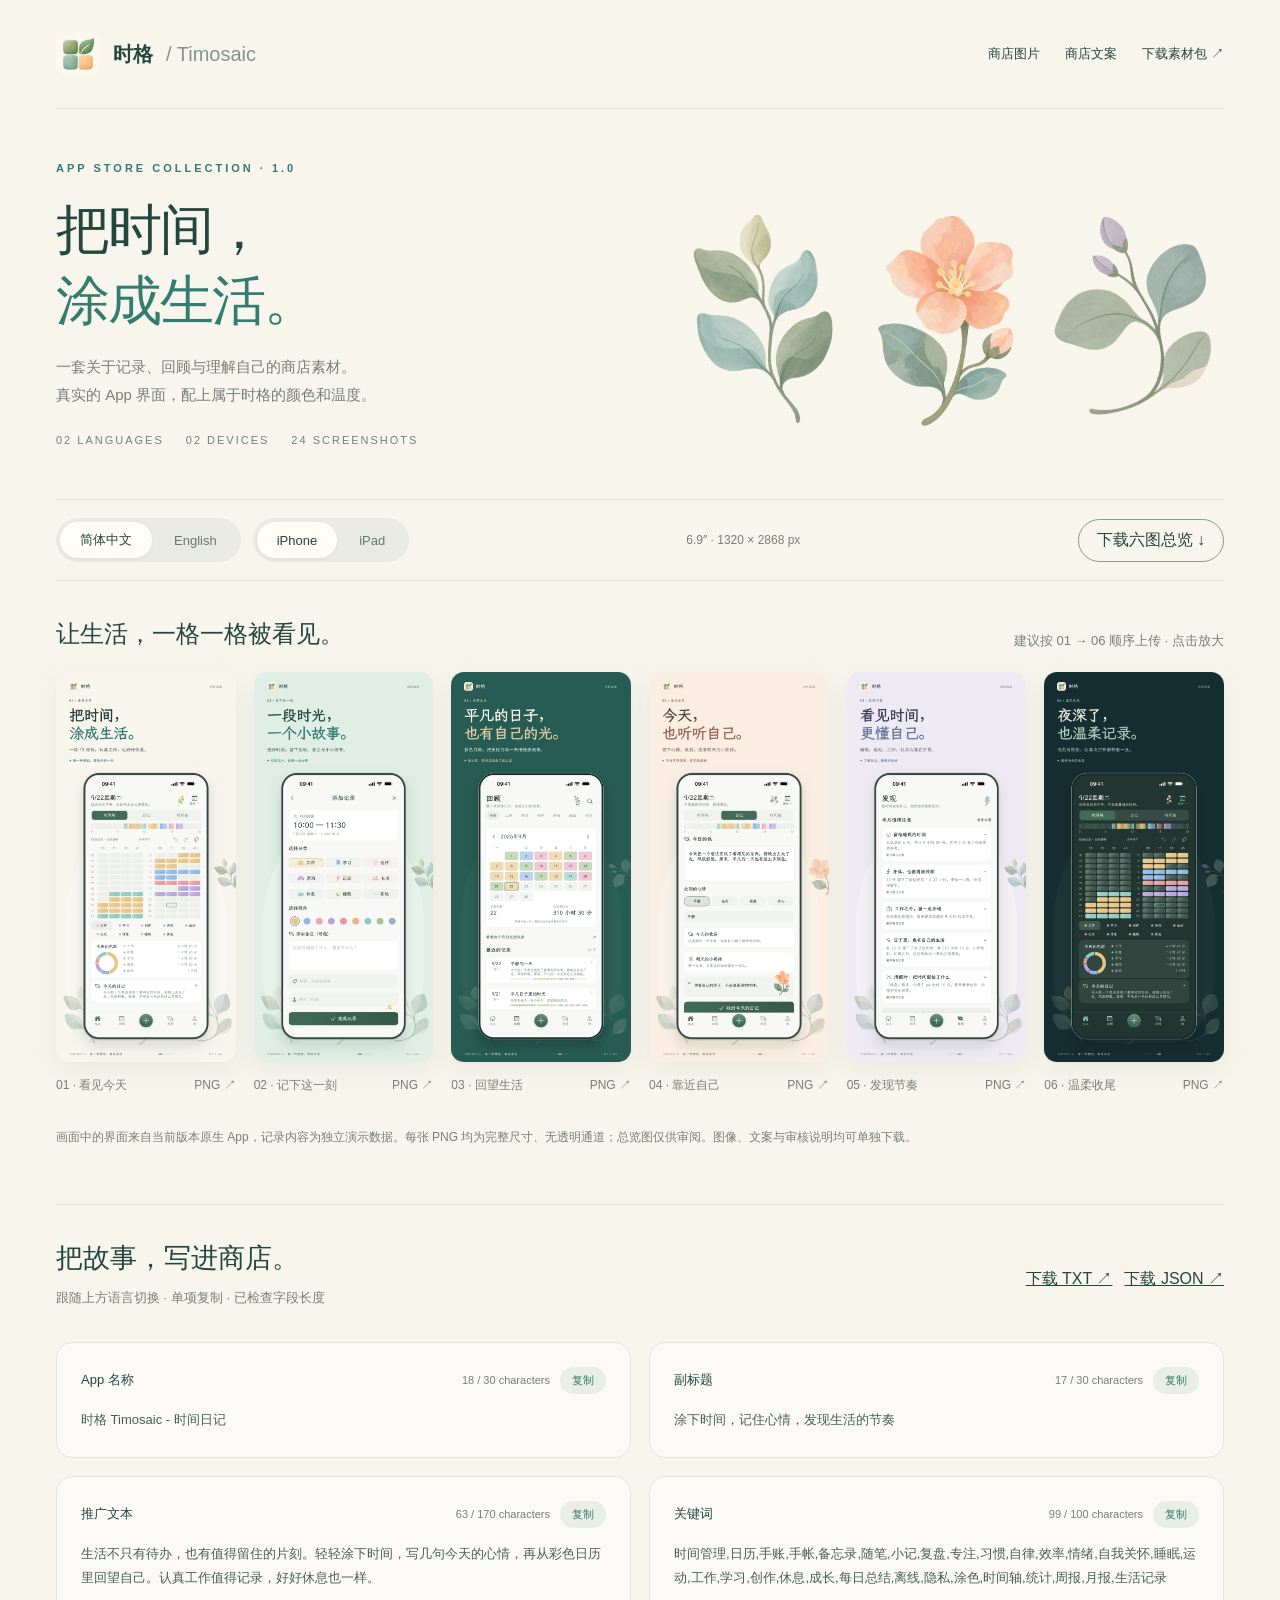
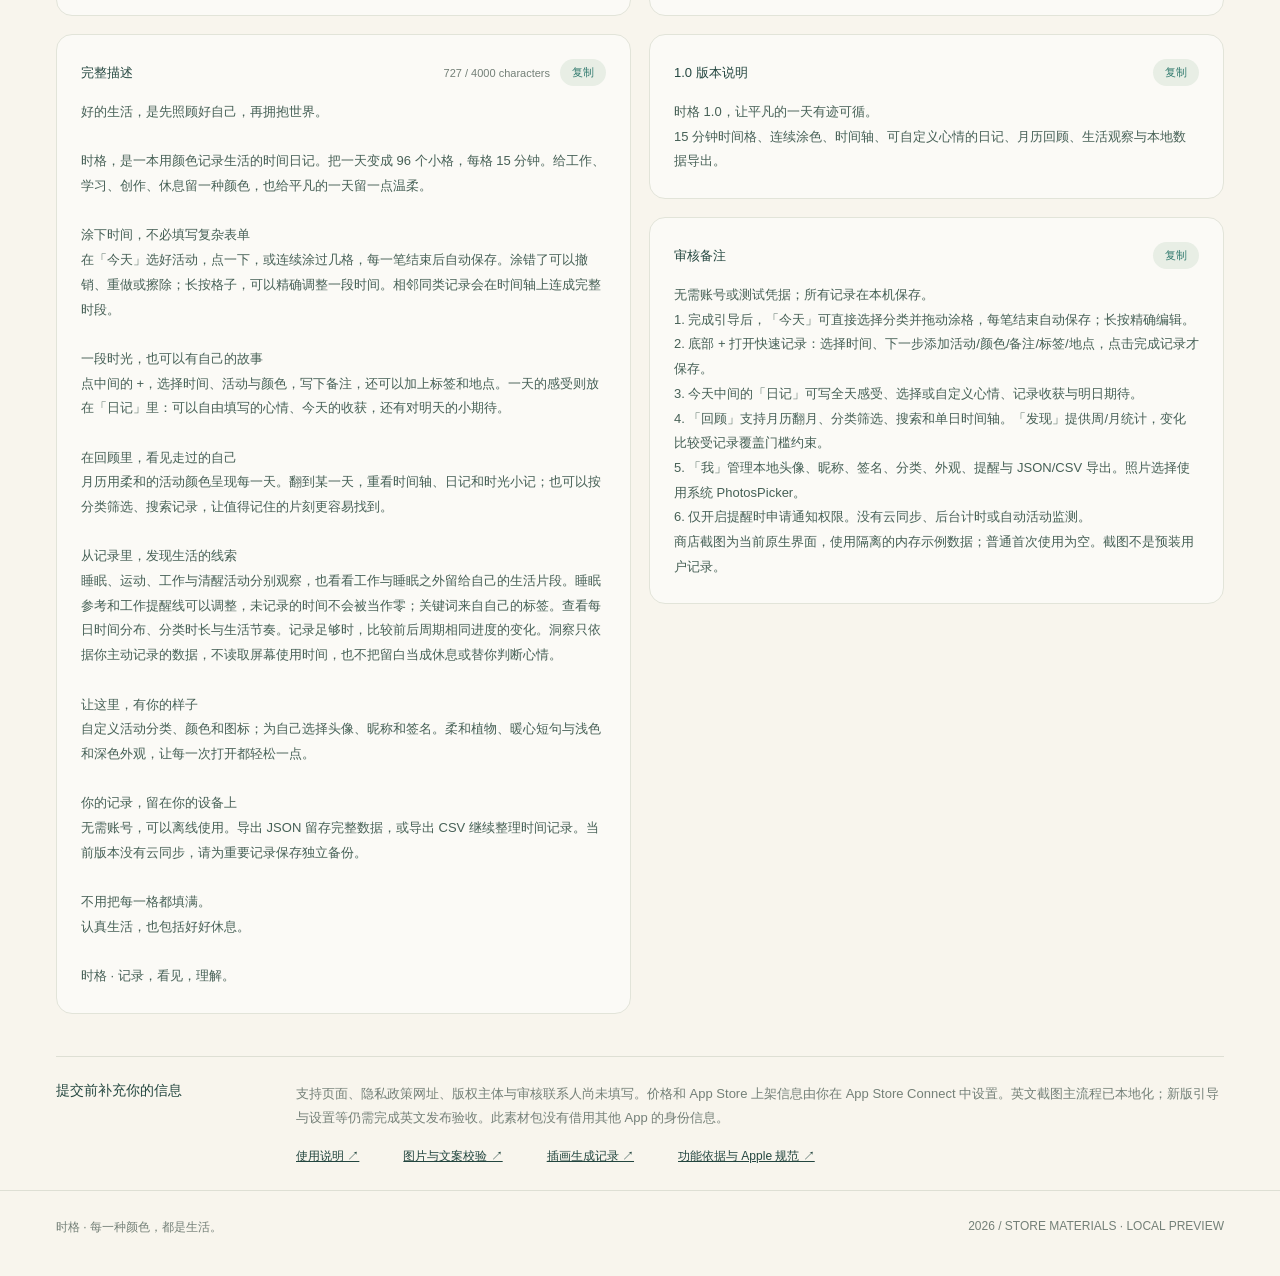
<file: store/index.html>
<!doctype html>
<html lang="zh-CN"><head><meta charset="utf-8"><meta name="viewport" content="width=device-width,initial-scale=1"><title>时格 · App Store 素材册</title><style>
:root{--ink:#23463f;--muted:#748078;--paper:#f8f5ed;--line:#dedfd4;--brand:#347c70}*{box-sizing:border-box}body{margin:0;background:var(--paper);color:var(--ink);font-family:'Avenir Next','PingFang SC',sans-serif}a{color:inherit}button,a.download{font:inherit;cursor:pointer}button:focus-visible,a:focus-visible{outline:3px solid #ddb965;outline-offset:5px}header,main,footer{max-width:1480px;margin:auto;padding:0 56px}nav{display:flex;align-items:center;justify-content:space-between;padding:32px 0;border-bottom:1px solid var(--line)}.wordmark{display:flex;align-items:center;gap:13px;font-size:20px;font-weight:600;text-decoration:none}.wordmark img{width:44px;border-radius:12px}.navlinks{display:flex;gap:25px;align-items:center;font-size:13px}.navlinks a{text-decoration:none}.hero{position:relative;min-height:390px;display:flex;align-items:center;overflow:hidden}.hero-copy{position:relative;z-index:1}.eyebrow{font-size:11px;letter-spacing:3px;color:var(--brand);font-weight:600}h1{font-weight:500;font-size:54px;line-height:1.3;letter-spacing:-2px;margin:20px 0 18px}h1 em{font-style:normal;color:var(--brand)}.hero p{font-size:15px;line-height:1.9;color:var(--muted);max-width:490px}.hero-art{position:absolute;width:550px;height:310px;right:0;bottom:24px;display:flex;align-items:flex-end;gap:8px;pointer-events:none;opacity:.85}.hero-art img{width:32%;height:100%;object-fit:contain;display:block}.hero-art img:first-child{transform:rotate(-12deg)}.hero-art img:last-child{transform:rotate(12deg)}.edition{display:flex;gap:22px;font-size:11px;letter-spacing:2px;color:var(--muted);margin-top:24px}.toolbar{position:sticky;top:0;z-index:6;display:flex;flex-wrap:wrap;justify-content:space-between;align-items:center;gap:15px;padding:18px 0;background:#f8f5edf5;backdrop-filter:blur(15px);border-top:1px solid var(--line);border-bottom:1px solid var(--line)}.controls{display:flex;gap:12px}.seg{padding:4px;background:#e9eae1;border-radius:30px;display:flex;gap:2px}.seg button{border:0;background:transparent;color:#67796e;padding:9px 20px;border-radius:22px;font-size:13px}.seg button[aria-pressed=true]{background:#fffdf5;color:var(--ink);box-shadow:0 2px 5px #1231230a}.size{font-size:12px;color:var(--muted)}.download{display:inline-block;padding:10px 18px;border:1px solid #879b88;border-radius:24px;text-decoration:none;background:transparent;font-size:12px}.lead{display:flex;justify-content:space-between;align-items:end;margin:37px 0 22px}.lead h2{font-size:24px;font-weight:500;margin:0}.lead p{color:var(--muted);font-size:13px;margin:0}.grid{display:grid;grid-template-columns:repeat(6,minmax(0,1fr));gap:18px}.shot{min-width:0}.shot button{border:0;background:none;padding:0;display:block;width:100%;border-radius:13px;overflow:hidden;box-shadow:0 8px 24px #243e3012;transition:transform .2s}.shot button:hover{transform:translateY(-7px)}.shot img{width:100%;height:auto;display:block}.caption{display:flex;justify-content:space-between;gap:8px;margin:15px 0 8px;font-size:12px;color:var(--muted)}.caption a{text-decoration:none}.note{font-size:12px;line-height:1.8;color:var(--muted);margin:25px 0 55px}.copy-section{border-top:1px solid var(--line);padding-top:35px}.copy-title{display:flex;justify-content:space-between;align-items:center;gap:15px}.copy-title h2{font-size:27px;font-weight:500;margin:0}.copy-title p{font-size:13px;color:var(--muted)}.copy-links{display:flex;gap:12px}.fields{display:grid;grid-template-columns:1fr 1fr;gap:18px;margin-top:22px}.field{padding:24px;background:#ffffff80;border:1px solid #e2e4d9;border-radius:16px;min-width:0}.field.large{grid-row:span 3}.field header{padding:0;display:flex;align-items:center;justify-content:space-between;margin-bottom:14px;gap:10px}.field h3{font-size:13px;font-weight:500;margin:0}.field small{font-size:11px;color:var(--muted);margin-left:auto}.field button{font-size:11px;background:#e8eee5;border:0;border-radius:18px;padding:6px 12px;color:var(--brand)}.field pre{font:13px/1.9 'Avenir Next','PingFang SC',sans-serif;white-space:pre-wrap;overflow-wrap:anywhere;margin:0;color:#466056}.field.description{grid-row:span 4}.owner{border-top:1px solid var(--line);margin:42px 0 0;padding:25px 0;display:grid;grid-template-columns:220px 1fr;gap:20px}.owner strong{font-size:14px;font-weight:500}.owner p{font-size:13px;line-height:1.9;color:var(--muted);margin:0}.owner a{margin-right:20px}.resources{display:flex;gap:24px;font-size:12px;margin-top:17px}footer{padding-top:28px;padding-bottom:40px;color:var(--muted);display:flex;justify-content:space-between;border-top:1px solid var(--line);font-size:12px}dialog{border:0;background:#18372fea;backdrop-filter:blur(16px);padding:18px;max-width:95vw;width:auto;max-height:96vh;border-radius:18px;color:white}dialog::backdrop{background:#0c251bcc}dialog img{display:block;max-height:84vh;max-width:85vw;width:auto;margin:auto}dialog .bar{display:flex;align-items:center;justify-content:space-between;gap:26px;margin-bottom:12px;font-size:12px}dialog button{border:1px solid #719487;border-radius:20px;background:transparent;color:white;padding:6px 13px}dialog a{font-size:12px}.toast{position:fixed;bottom:30px;left:50%;transform:translateX(-50%);background:#21483f;color:white;padding:12px 22px;border-radius:25px;font-size:13px;z-index:20;opacity:0;pointer-events:none}.toast.show{opacity:1}#screens,#metadata{scroll-margin-top:100px}@media(min-width:1700px){header,main,footer{max-width:1700px}}@media(max-width:1150px){.grid{grid-template-columns:repeat(3,minmax(0,1fr))}.hero-art{opacity:.7;right:-190px}.hero p{max-width:440px}.hero-copy{max-width:600px}.hero{min-height:360px}.navlinks{gap:16px}}@media(max-width:700px){header,main,footer{padding-left:20px;padding-right:20px}.hero{min-height:410px;align-items:flex-start;padding-top:40px}.hero-art{width:300px;height:156px;right:0;bottom:3px;opacity:.64}h1{font-size:37px}.hero p{font-size:13px;max-width:300px}.navlinks a:not(:last-child){display:none}.hero-copy{z-index:1}.edition{gap:15px;font-size:9px}.toolbar{gap:12px}.controls{gap:7px}.seg button{padding:8px 13px;font-size:12px}.size{font-size:10px}.toolbar .download{font-size:10px;padding:8px 12px}.lead{align-items:start;gap:12px}.lead h2{font-size:20px}.lead p{font-size:11px;max-width:130px;text-align:right;line-height:1.8}.grid{grid-template-columns:repeat(2,minmax(0,1fr));gap:16px}.caption{font-size:11px}.fields{grid-template-columns:1fr}.field.description{grid-row:auto}.copy-title h2{font-size:22px}.copy-title p{font-size:11px}.copy-links{flex-direction:column;font-size:11px}.owner{grid-template-columns:1fr;gap:8px}footer{gap:20px;font-size:10px}.resources{flex-wrap:wrap;gap:12px}.navlinks{font-size:12px}.copy-title{align-items:start}}
</style></head><body><header><nav><a href="#" class="wordmark"><img src="assets/app-icon.png" alt="时格图标">时格 <span style="color:#829587;font-weight:400">/ Timosaic</span></a><div class="navlinks"><a href="#screens">商店图片</a><a href="#metadata">商店文案</a><a href="timosaic-store-assets.zip" download>下载素材包 ↗</a></div></nav><section class="hero"><div class="hero-copy"><div class="eyebrow">APP STORE COLLECTION · 1.0</div><h1>把时间，<br><em>涂成生活。</em></h1><p>一套关于记录、回顾与理解自己的商店素材。<br>真实的 App 界面，配上属于时格的颜色和温度。</p><div class="edition"><span>02 LANGUAGES</span><span>02 DEVICES</span><span>24 SCREENSHOTS</span></div></div><div class="hero-art"><img src="assets/soft-sprig.png" alt="粉彩圆叶嫩枝"><img src="assets/soft-bloom.png" alt="杏色小花"><img src="assets/soft-bud.png" alt="弯叶花苞"></div></section></header><main><div class="toolbar"><div class="controls"><div class="seg" aria-label="语言"><button data-lang="zh-Hans" aria-pressed="true">简体中文</button><button data-lang="en" aria-pressed="false">English</button></div><div class="seg" aria-label="设备"><button data-device="iphone" aria-pressed="true">iPhone</button><button data-device="ipad" aria-pressed="false">iPad</button></div></div><span class="size" id="size"></span><a class="download" id="overview" download>下载六图总览 ↓</a></div><section id="screens"><div class="lead"><h2>让生活，一格一格被看见。</h2><p>建议按 01 → 06 顺序上传 · 点击放大</p></div><div class="grid" id="grid"></div><p class="note">画面中的界面来自当前版本原生 App，记录内容为独立演示数据。每张 PNG 均为完整尺寸、无透明通道；总览图仅供审阅。图像、文案与审核说明均可单独下载。</p></section><section id="metadata" class="copy-section"><div class="copy-title"><div><h2>把故事，写进商店。</h2><p>跟随上方语言切换 · 单项复制 · 已检查字段长度</p></div><div class="copy-links"><a id="txt" download>下载 TXT ↗</a><a id="json" download>下载 JSON ↗</a></div></div><div class="fields" id="fields"></div></section><section class="owner"><strong>提交前补充你的信息</strong><div><p>支持页面、隐私政策网址、版权主体与审核联系人尚未填写。价格和 App Store 上架信息由你在 App Store Connect 中设置。英文截图主流程已本地化；新版引导与设置等仍需完成英文发布验收。此素材包没有借用其他 App 的身份信息。</p><div class="resources"><a href="README.md">使用说明 ↗</a><a href="validation.json">图片与文案校验 ↗</a><a href="assets/PROVENANCE.md">插画生成记录 ↗</a><a href="SOURCES.md">功能依据与 Apple 规范 ↗</a></div></div></section></main><footer><span>时格 · 每一种颜色，都是生活。</span><span>2026 / STORE MATERIALS · LOCAL PREVIEW</span></footer><dialog id="viewer"><div class="bar"><button id="prev" aria-label="上一张">←</button><span id="viewer-label"></span><a id="full-download" download>下载原图 ↓</a><button id="next" aria-label="下一张">→</button><button id="close" aria-label="关闭预览">关闭 ×</button></div><img id="full" alt="商店图片放大预览"></dialog><div class="toast" id="toast" role="status">已复制</div><script>
const content={"zh-Hans":{"brand":"时格","tagline":"把生活过成可回顾的时间格子","title":"时格 Timosaic - 时间日记","subtitle":"涂下时间，记住心情，发现生活的节奏","promotionalText":"生活不只有待办，也有值得留住的片刻。轻轻涂下时间，写几句今天的心情，再从彩色日历里回望自己。认真工作值得记录，好好休息也一样。","keywords":"时间管理,日历,手账,手帐,备忘录,随笔,小记,复盘,专注,习惯,自律,效率,情绪,自我关怀,睡眠,运动,工作,学习,创作,休息,成长,每日总结,离线,隐私,涂色,时间轴,统计,周报,月报,生活记录","description":"好的生活，是先照顾好自己，再拥抱世界。\n\n时格，是一本用颜色记录生活的时间日记。把一天变成 96 个小格，每格 15 分钟。给工作、学习、创作、休息留一种颜色，也给平凡的一天留一点温柔。\n\n涂下时间，不必填写复杂表单\n在「今天」选好活动，点一下，或连续涂过几格，每一笔结束后自动保存。涂错了可以撤销、重做或擦除；长按格子，可以精确调整一段时间。相邻同类记录会在时间轴上连成完整时段。\n\n一段时光，也可以有自己的故事\n点中间的 +，选择时间、活动与颜色，写下备注，还可以加上标签和地点。一天的感受则放在「日记」里：可以自由填写的心情、今天的收获，还有对明天的小期待。\n\n在回顾里，看见走过的自己\n月历用柔和的活动颜色呈现每一天。翻到某一天，重看时间轴、日记和时光小记；也可以按分类筛选、搜索记录，让值得记住的片刻更容易找到。\n\n从记录里，发现生活的线索\n睡眠、运动、工作与清醒活动分别观察，也看看工作与睡眠之外留给自己的生活片段。睡眠参考和工作提醒线可以调整，未记录的时间不会被当作零；关键词来自自己的标签。查看每日时间分布、分类时长与生活节奏。记录足够时，比较前后周期相同进度的变化。洞察只依据你主动记录的数据，不读取屏幕使用时间，也不把留白当成休息或替你判断心情。\n\n让这里，有你的样子\n自定义活动分类、颜色和图标；为自己选择头像、昵称和签名。柔和植物、暖心短句与浅色和深色外观，让每一次打开都轻松一点。\n\n你的记录，留在你的设备上\n无需账号，可以离线使用。导出 JSON 留存完整数据，或导出 CSV 继续整理时间记录。当前版本没有云同步，请为重要记录保存独立备份。\n\n不用把每一格都填满。\n认真生活，也包括好好休息。\n\n时格 · 记录，看见，理解。","whatsNew":"时格 1.0，让平凡的一天有迹可循。\n15 分钟时间格、连续涂色、时间轴、可自定义心情的日记、月历回顾、生活观察与本地数据导出。","reviewNotes":"无需账号或测试凭据；所有记录在本机保存。\n1. 完成引导后，「今天」可直接选择分类并拖动涂格，每笔结束自动保存；长按精确编辑。\n2. 底部 + 打开快速记录：选择时间、下一步添加活动/颜色/备注/标签/地点，点击完成记录才保存。\n3. 今天中间的「日记」可写全天感受、选择或自定义心情、记录收获与明日期待。\n4. 「回顾」支持月历翻月、分类筛选、搜索和单日时间轴。「发现」提供周/月统计，变化比较受记录覆盖门槛约束。\n5. 「我」管理本地头像、昵称、签名、分类、外观、提醒与 JSON/CSV 导出。照片选择使用系统 PhotosPicker。\n6. 仅开启提醒时申请通知权限。没有云同步、后台计时或自动活动监测。\n商店截图为当前原生界面，使用隔离的内存示例数据；普通首次使用为空。截图不是预装用户记录。","frames":[{"slug":"today","eyebrow":"01 / 看见今天","title":["把时间，","涂成生活。"],"sub":"一格 15 分钟，认真工作，也好好休息。","chip":"每一种颜色，都是你的一天","theme":"cream"},{"slug":"paint","eyebrow":"02 / 记下这一刻","title":["一段时光，","一个小故事。"],"sub":"选好时间，留下活动、备注与小小细节。","chip":"时间之外，也留一点心情","theme":"mint"},{"slug":"calendar","eyebrow":"03 / 回望生活","title":["平凡的日子，","也有自己的光。"],"sub":"彩色月历，把走过的每一天慢慢连起来。","chip":"回头看，原来已经走了这么远","theme":"forest"},{"slug":"memo","eyebrow":"04 / 靠近自己","title":["今天，","也听听自己。"],"sub":"记下心情、收获，还有明天的小期待。","chip":"不必写得漂亮，真实就很好","theme":"peach"},{"slug":"composition","eyebrow":"05 / 发现节奏","title":["看见时间，","更懂自己。"],"sub":"睡眠、运动、工作，让关心落在日常。","chip":"了解自己，慢慢来就好","theme":"lavender"},{"slug":"dark","eyebrow":"06 / 温柔收尾","title":["夜深了，","也温柔记录。"],"sub":"浅色与深色，让每次打开都舒服一点。","chip":"谢谢今天的自己","theme":"night"}]},"en":{"brand":"Timosaic","tagline":"See your life, one block at a time.","title":"Timosaic: Time Journal","subtitle":"Color your day. Find your flow","promotionalText":"Life is more than a to-do list. Paint a little time, save a thought, and look back at the days that make you, you. Good work matters. Good rest does, too.","keywords":"diary,mood,calendar,reflection,focus,habits,selfcare,notes,tracker,sleep,offline,wellbeing,activity","description":"Make a little room for yourself.\n\nTimosaic is a time journal you fill with color. Each day has 96 little blocks, each holding 15 minutes. Give work, learning, creativity and rest a place in the picture — without turning every minute into a target.\n\nPAINT A MOMENT\nChoose an activity in Today, then tap or swipe across the grid. Each stroke saves automatically. Undo, redo or erase when you need to; hold a block to adjust its times. Adjacent entries of the same activity become one continuous stretch on your timeline.\n\nKEEP THE STORY, TOO\nTap + to choose a time, activity and color. Add a note, tags or a place. For the day as a whole, Diary holds your thoughts, a feeling in your own words, a little joy and something to look forward to tomorrow.\n\nLOOK BACK WITH KINDNESS\nA colorful month of entries helps you revisit ordinary days. Open a date to see its timeline and notes, or filter by activity and search for a memory.\n\nFIND YOUR OWN RHYTHM\nObserve sleep, movement, work and waking activities separately, with a little room for life beyond work and sleep. Adjust personal sleep references and work reminders; missing entries are never treated as zero. Keywords come from your own tags. Explore daily distributions, activity totals and periods of focus. When enough time has been recorded, compare the same elapsed portion of two periods. Insights use only your own entries: no Screen Time access, no guessing your feelings, and no treating blank time as rest.\n\nMAKE IT FEEL LIKE YOU\nPersonalize your activities, colors and icons, along with your profile photo, name and signature. Gentle botanical art, little words of encouragement, and light and dark appearances make space for a softer daily ritual.\n\nON YOUR DEVICE\nNo account required. Record offline and export your data as JSON, or time entries as CSV. This version does not include cloud sync; keep separate exports of important memories.\n\nYou do not have to fill every block.\nRest belongs in the picture, too.\n\nTimosaic. See your life, one block at a time.","whatsNew":"Welcome to Timosaic 1.0. A little color for ordinary days.\nPaint 15-minute blocks, keep notes for moments and days, revisit your calendar, explore your rhythm and export your local data.","reviewNotes":"No login or test credentials are needed. All records are stored locally.\n1. After onboarding, choose an activity in Today and drag across blocks. Each stroke saves automatically. Hold a block to edit its times.\n2. The central + opens Quick Capture: select time, then activity, color, note, tags or place. Save moment commits the draft.\n3. Today > Diary holds a daily note, a preset or custom mood, little joys and plans for tomorrow.\n4. Review provides a monthly calendar, activity filters, search and daily timelines. Discover provides week/month statistics. Period comparisons require sufficient recorded coverage.\n5. Me contains local profile, category, appearance, reminder and JSON/CSV export settings. Photo selection uses PhotosPicker. Notification permission is requested only when enabling reminders.\nScreenshots use the actual native interface with isolated, fictional in-memory data. Normal first launch is empty. No cloud sync, background timer or automatic activity monitoring is provided.","frames":[{"slug":"today","eyebrow":"01 / YOUR DAY, IN COLOR","title":["A little color.","A day to remember."],"sub":"One block, fifteen minutes, a little more clarity.","chip":"Make room for work. And rest.","theme":"cream"},{"slug":"paint","eyebrow":"02 / KEEP THE MOMENT","title":["A little time.","A story of your own."],"sub":"Give a moment a color, a note and a place.","chip":"The details make it yours","theme":"mint"},{"slug":"calendar","eyebrow":"03 / LOOK BACK GENTLY","title":["Ordinary days.","A beautiful whole."],"sub":"Let your days become a colorful mosaic.","chip":"You have already come so far","theme":"forest"},{"slug":"memo","eyebrow":"04 / A MOMENT FOR YOU","title":["How was","your day, really?"],"sub":"A feeling, a little joy, a hope for tomorrow.","chip":"A sentence is enough","theme":"peach"},{"slug":"composition","eyebrow":"05 / FIND YOUR RHYTHM","title":["See your time.","Know yourself."],"sub":"Notice sleep, movement and waking patterns.","chip":"Understanding yourself takes time","theme":"lavender"},{"slug":"dark","eyebrow":"06 / A SOFTER EVENING","title":["A softer glow.","A kinder goodnight."],"sub":"Light and dark looks, made to feel at home.","chip":"Thank yourself for today","theme":"night"}]}},metadata={"zh-Hans":{"title":"时格 Timosaic - 时间日记","subtitle":"涂下时间，记住心情，发现生活的节奏","promotionalText":"生活不只有待办，也有值得留住的片刻。轻轻涂下时间，写几句今天的心情，再从彩色日历里回望自己。认真工作值得记录，好好休息也一样。","keywords":"时间管理,日历,手账,手帐,备忘录,随笔,小记,复盘,专注,习惯,自律,效率,情绪,自我关怀,睡眠,运动,工作,学习,创作,休息,成长,每日总结,离线,隐私,涂色,时间轴,统计,周报,月报,生活记录","description":"好的生活，是先照顾好自己，再拥抱世界。\n\n时格，是一本用颜色记录生活的时间日记。把一天变成 96 个小格，每格 15 分钟。给工作、学习、创作、休息留一种颜色，也给平凡的一天留一点温柔。\n\n涂下时间，不必填写复杂表单\n在「今天」选好活动，点一下，或连续涂过几格，每一笔结束后自动保存。涂错了可以撤销、重做或擦除；长按格子，可以精确调整一段时间。相邻同类记录会在时间轴上连成完整时段。\n\n一段时光，也可以有自己的故事\n点中间的 +，选择时间、活动与颜色，写下备注，还可以加上标签和地点。一天的感受则放在「日记」里：可以自由填写的心情、今天的收获，还有对明天的小期待。\n\n在回顾里，看见走过的自己\n月历用柔和的活动颜色呈现每一天。翻到某一天，重看时间轴、日记和时光小记；也可以按分类筛选、搜索记录，让值得记住的片刻更容易找到。\n\n从记录里，发现生活的线索\n睡眠、运动、工作与清醒活动分别观察，也看看工作与睡眠之外留给自己的生活片段。睡眠参考和工作提醒线可以调整，未记录的时间不会被当作零；关键词来自自己的标签。查看每日时间分布、分类时长与生活节奏。记录足够时，比较前后周期相同进度的变化。洞察只依据你主动记录的数据，不读取屏幕使用时间，也不把留白当成休息或替你判断心情。\n\n让这里，有你的样子\n自定义活动分类、颜色和图标；为自己选择头像、昵称和签名。柔和植物、暖心短句与浅色和深色外观，让每一次打开都轻松一点。\n\n你的记录，留在你的设备上\n无需账号，可以离线使用。导出 JSON 留存完整数据，或导出 CSV 继续整理时间记录。当前版本没有云同步，请为重要记录保存独立备份。\n\n不用把每一格都填满。\n认真生活，也包括好好休息。\n\n时格 · 记录，看见，理解。","whatsNew":"时格 1.0，让平凡的一天有迹可循。\n15 分钟时间格、连续涂色、时间轴、可自定义心情的日记、月历回顾、生活观察与本地数据导出。","reviewNotes":"无需账号或测试凭据；所有记录在本机保存。\n1. 完成引导后，「今天」可直接选择分类并拖动涂格，每笔结束自动保存；长按精确编辑。\n2. 底部 + 打开快速记录：选择时间、下一步添加活动/颜色/备注/标签/地点，点击完成记录才保存。\n3. 今天中间的「日记」可写全天感受、选择或自定义心情、记录收获与明日期待。\n4. 「回顾」支持月历翻月、分类筛选、搜索和单日时间轴。「发现」提供周/月统计，变化比较受记录覆盖门槛约束。\n5. 「我」管理本地头像、昵称、签名、分类、外观、提醒与 JSON/CSV 导出。照片选择使用系统 PhotosPicker。\n6. 仅开启提醒时申请通知权限。没有云同步、后台计时或自动活动监测。\n商店截图为当前原生界面，使用隔离的内存示例数据；普通首次使用为空。截图不是预装用户记录。","supportURL":"https://timosaic.ahaknow.com/support/","privacyPolicyURL":"https://timosaic.ahaknow.com/privacy/","marketingURL":"https://timosaic.ahaknow.com/","copyright":"","appleID":"6812809147","primaryCategorySuggestion":"Lifestyle","secondaryCategorySuggestion":"Productivity"},"en":{"title":"Timosaic: Time Journal","subtitle":"Color your day. Find your flow","promotionalText":"Life is more than a to-do list. Paint a little time, save a thought, and look back at the days that make you, you. Good work matters. Good rest does, too.","keywords":"diary,mood,calendar,reflection,focus,habits,selfcare,notes,tracker,sleep,offline,wellbeing,activity","description":"Make a little room for yourself.\n\nTimosaic is a time journal you fill with color. Each day has 96 little blocks, each holding 15 minutes. Give work, learning, creativity and rest a place in the picture — without turning every minute into a target.\n\nPAINT A MOMENT\nChoose an activity in Today, then tap or swipe across the grid. Each stroke saves automatically. Undo, redo or erase when you need to; hold a block to adjust its times. Adjacent entries of the same activity become one continuous stretch on your timeline.\n\nKEEP THE STORY, TOO\nTap + to choose a time, activity and color. Add a note, tags or a place. For the day as a whole, Diary holds your thoughts, a feeling in your own words, a little joy and something to look forward to tomorrow.\n\nLOOK BACK WITH KINDNESS\nA colorful month of entries helps you revisit ordinary days. Open a date to see its timeline and notes, or filter by activity and search for a memory.\n\nFIND YOUR OWN RHYTHM\nObserve sleep, movement, work and waking activities separately, with a little room for life beyond work and sleep. Adjust personal sleep references and work reminders; missing entries are never treated as zero. Keywords come from your own tags. Explore daily distributions, activity totals and periods of focus. When enough time has been recorded, compare the same elapsed portion of two periods. Insights use only your own entries: no Screen Time access, no guessing your feelings, and no treating blank time as rest.\n\nMAKE IT FEEL LIKE YOU\nPersonalize your activities, colors and icons, along with your profile photo, name and signature. Gentle botanical art, little words of encouragement, and light and dark appearances make space for a softer daily ritual.\n\nON YOUR DEVICE\nNo account required. Record offline and export your data as JSON, or time entries as CSV. This version does not include cloud sync; keep separate exports of important memories.\n\nYou do not have to fill every block.\nRest belongs in the picture, too.\n\nTimosaic. See your life, one block at a time.","whatsNew":"Welcome to Timosaic 1.0. A little color for ordinary days.\nPaint 15-minute blocks, keep notes for moments and days, revisit your calendar, explore your rhythm and export your local data.","reviewNotes":"No login or test credentials are needed. All records are stored locally.\n1. After onboarding, choose an activity in Today and drag across blocks. Each stroke saves automatically. Hold a block to edit its times.\n2. The central + opens Quick Capture: select time, then activity, color, note, tags or place. Save moment commits the draft.\n3. Today > Diary holds a daily note, a preset or custom mood, little joys and plans for tomorrow.\n4. Review provides a monthly calendar, activity filters, search and daily timelines. Discover provides week/month statistics. Period comparisons require sufficient recorded coverage.\n5. Me contains local profile, category, appearance, reminder and JSON/CSV export settings. Photo selection uses PhotosPicker. Notification permission is requested only when enabling reminders.\nScreenshots use the actual native interface with isolated, fictional in-memory data. Normal first launch is empty. No cloud sync, background timer or automatic activity monitoring is provided.","supportURL":"https://timosaic.ahaknow.com/support/","privacyPolicyURL":"https://timosaic.ahaknow.com/privacy/","marketingURL":"https://timosaic.ahaknow.com/","copyright":"","appleID":"6812809147","primaryCategorySuggestion":"Lifestyle","secondaryCategorySuggestion":"Productivity"}},counts={"zh-Hans":{"title":{"count":18,"limit":30,"unit":"characters"},"subtitle":{"count":17,"limit":30,"unit":"characters"},"promotionalText":{"count":63,"limit":170,"unit":"characters"},"description":{"count":727,"limit":4000,"unit":"characters"},"keywords":{"count":99,"limit":100,"unit":"characters"}},"en":{"title":{"count":22,"limit":30,"unit":"characters"},"subtitle":{"count":30,"limit":30,"unit":"characters"},"promotionalText":{"count":154,"limit":170,"unit":"characters"},"description":{"count":2020,"limit":4000,"unit":"characters"},"keywords":{"count":99,"limit":100,"unit":"characters"}}};
let lang='zh-Hans',device='iphone',current=0;
const names={title:'App 名称',subtitle:'副标题',promotionalText:'推广文本',keywords:'关键词',description:'完整描述',whatsNew:'1.0 版本说明',reviewNotes:'审核备注'};
const esc=s=>String(s).replace(/[&<>"']/g,c=>({'&':'&amp;','<':'&lt;','>':'&gt;','"':'&quot;',"'":'&#39;'}[c]));
const file=i=>'screenshots/'+device+'/'+lang+'/'+String(i+1).padStart(2,'0')+'-'+content[lang].frames[i].slug+'.png';
function render(){document.querySelectorAll('[data-lang]').forEach(b=>b.setAttribute('aria-pressed',b.dataset.lang===lang));document.querySelectorAll('[data-device]').forEach(b=>b.setAttribute('aria-pressed',b.dataset.device===device));document.getElementById('size').textContent=device==='iphone'?'6.9″ · 1320 × 2868 px':'13″ · 2064 × 2752 px';document.getElementById('overview').href='overview/'+device+'-'+lang+'.png';document.getElementById('txt').href='metadata/'+lang+'.txt';document.getElementById('json').href='metadata/'+lang+'.json';document.getElementById('grid').innerHTML=content[lang].frames.map((f,i)=>'<article class="shot"><button data-image="'+i+'" aria-label="放大：'+esc(f.title.join(''))+'"><img src="'+file(i)+'" alt="'+esc(f.title.join(' '))+'"></button><div class="caption"><span>0'+(i+1)+' · '+esc(f.eyebrow.split(' / ')[1])+'</span><a download href="'+file(i)+'" aria-label="下载第 '+(i+1)+' 张图片">PNG ↗</a></div></article>').join('');document.getElementById('fields').innerHTML=Object.keys(names).map(k=>{const c=counts[lang][k],count=c?c.count+' / '+c.limit+' characters':'';return '<article class="field '+(k==='description'?'description':'')+'"><header><h3>'+names[k]+'</h3><small>'+count+'</small><button data-copy="'+k+'">复制</button></header><pre>'+esc(metadata[lang][k])+'</pre></article>'}).join('')}
function show(i){current=(i+6)%6;document.getElementById('full').src=file(current);document.getElementById('full-download').href=file(current);document.getElementById('viewer-label').textContent=content[lang].frames[current].title.join(' ');if(!viewer.open)viewer.showModal()}
const viewer=document.getElementById('viewer');document.addEventListener('click',async e=>{const b=e.target.closest('button');if(!b)return;if(b.dataset.lang){lang=b.dataset.lang;render()}if(b.dataset.device){device=b.dataset.device;render()}if(b.dataset.image!==undefined)show(+b.dataset.image);if(b.dataset.copy){const text=metadata[lang][b.dataset.copy];try{await navigator.clipboard.writeText(text)}catch{const t=document.createElement('textarea');t.value=text;document.body.append(t);t.select();const ok=document.execCommand('copy');t.remove();if(!ok){document.getElementById('toast').textContent='复制未完成，请直接选中文本';document.getElementById('toast').classList.add('show');return}}const toast=document.getElementById('toast');toast.textContent='已复制 '+names[b.dataset.copy];toast.classList.add('show');setTimeout(()=>toast.classList.remove('show'),1800)}});document.getElementById('close').onclick=()=>viewer.close();document.getElementById('prev').onclick=()=>show(current-1);document.getElementById('next').onclick=()=>show(current+1);viewer.addEventListener('click',e=>{if(e.target===viewer)viewer.close()});document.addEventListener('keydown',e=>{if(viewer.open&&e.key==='ArrowRight')show(current+1);if(viewer.open&&e.key==='ArrowLeft')show(current-1)});render();
</script></body></html>
</file>
